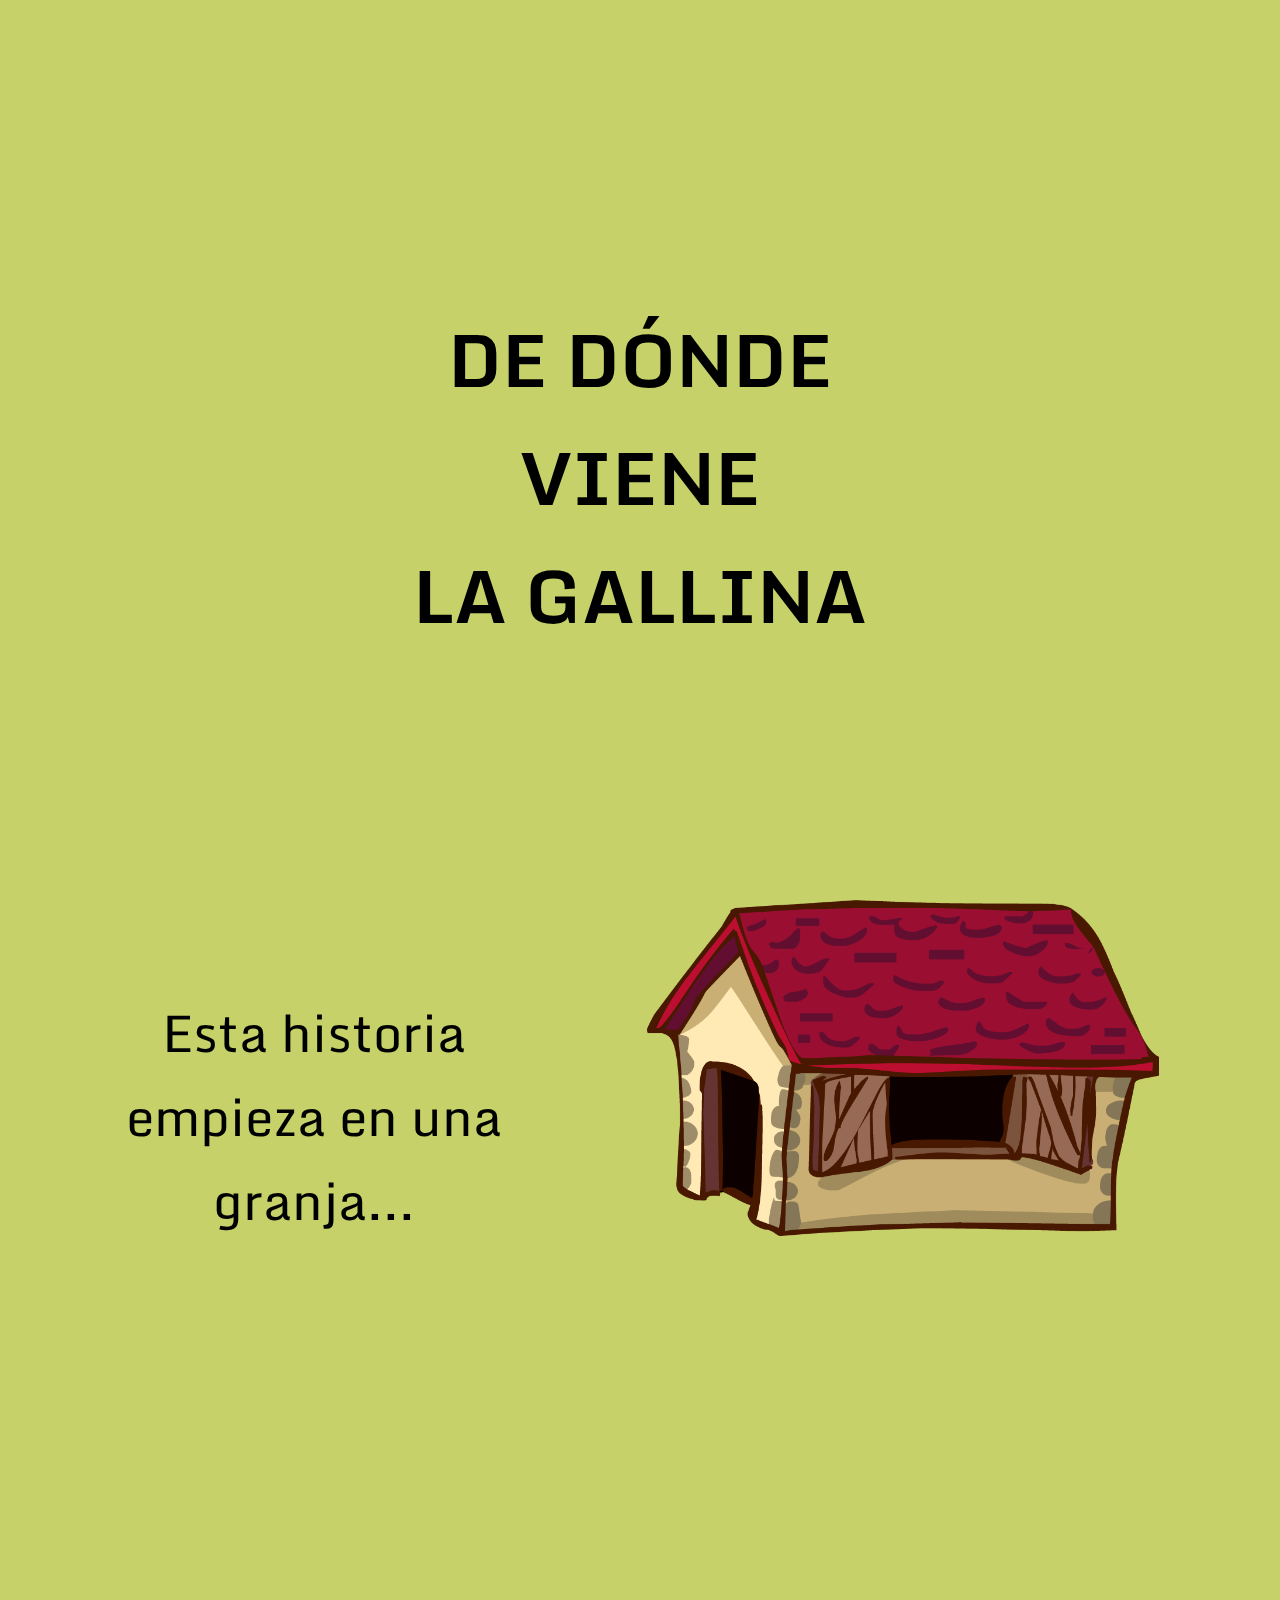
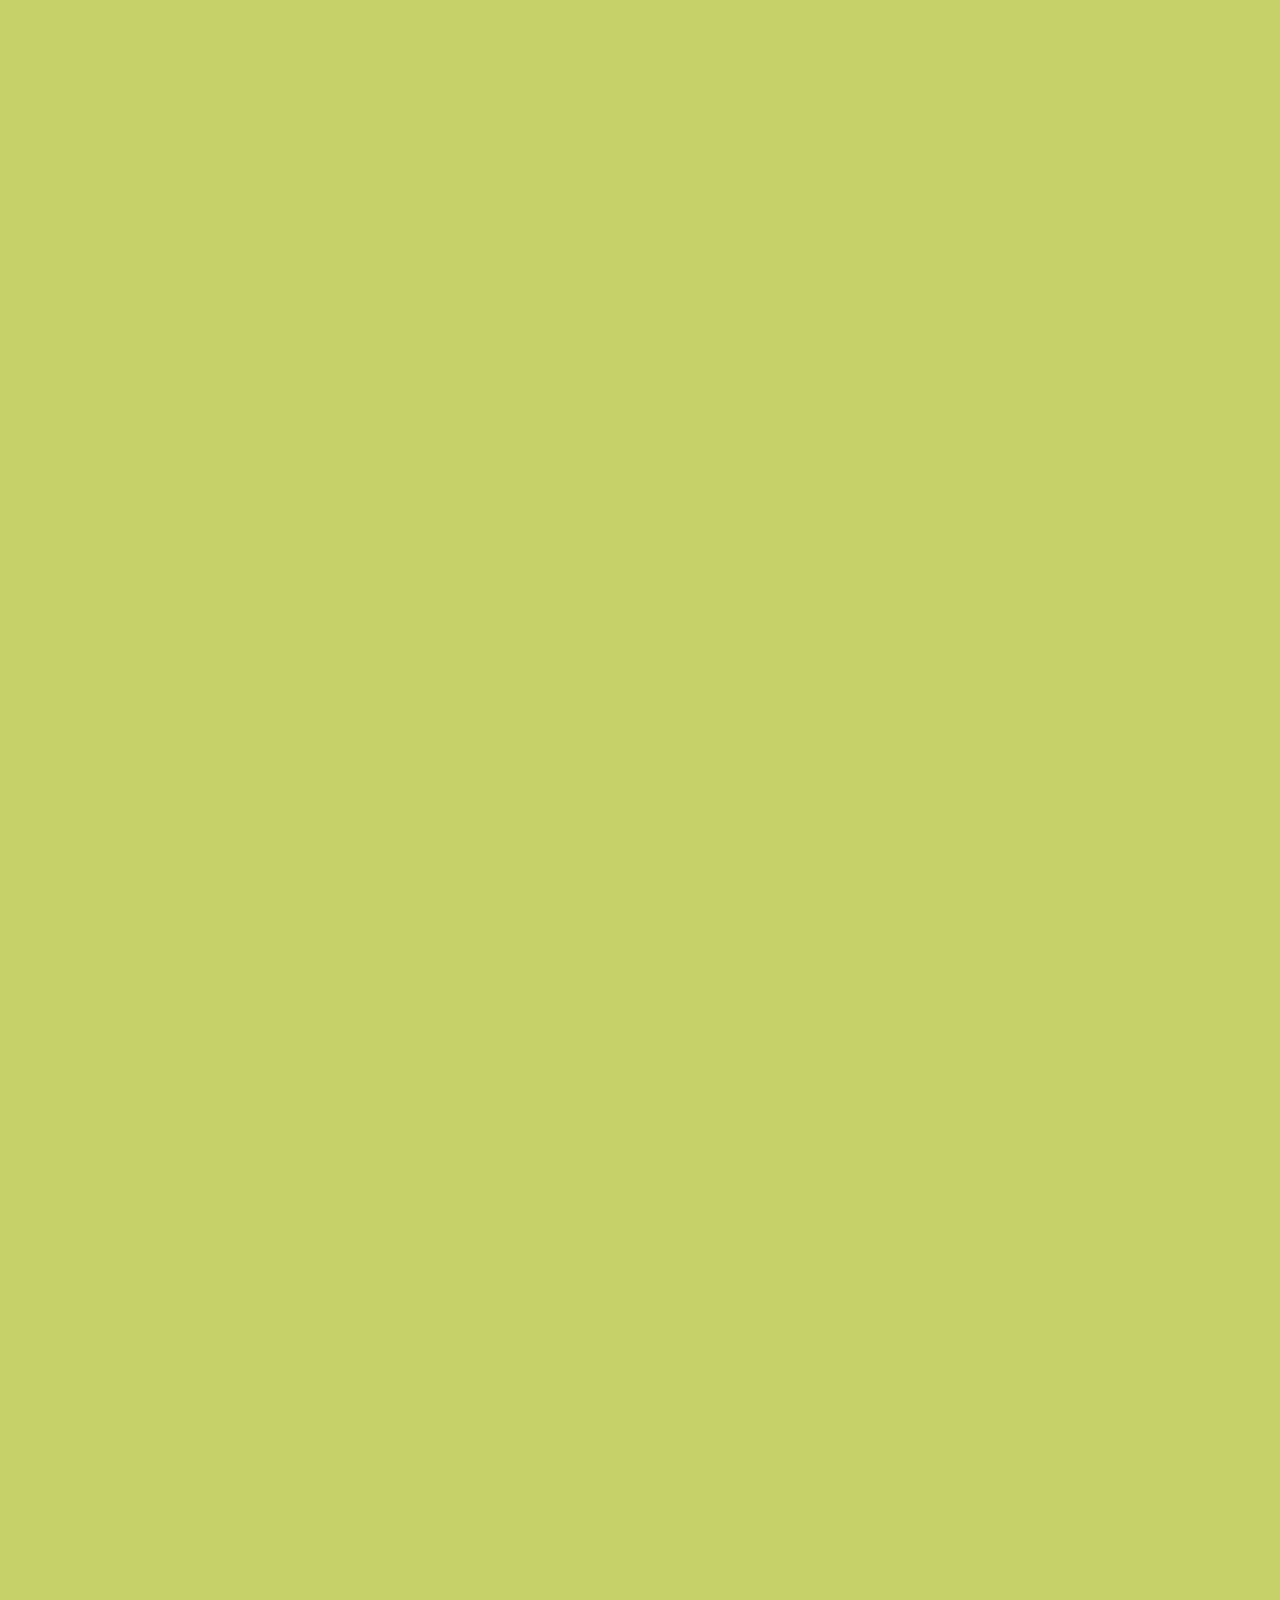
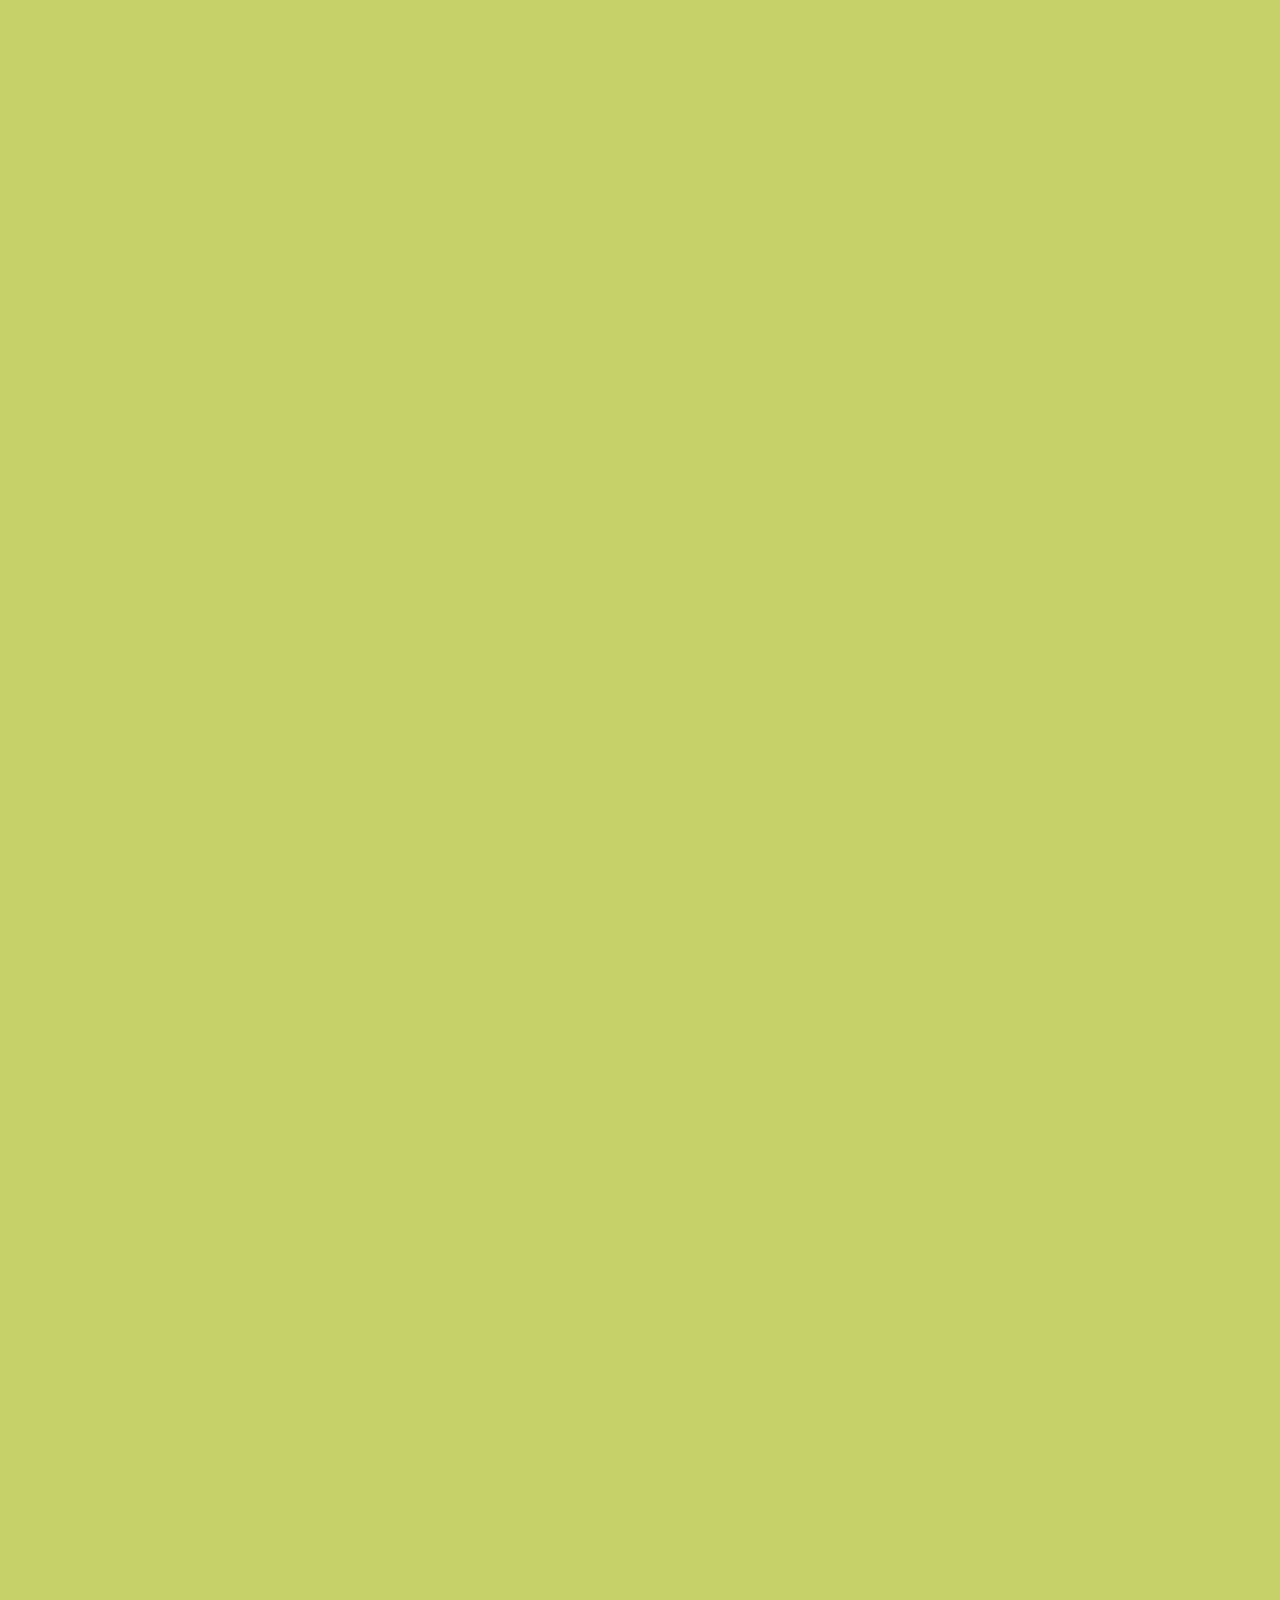
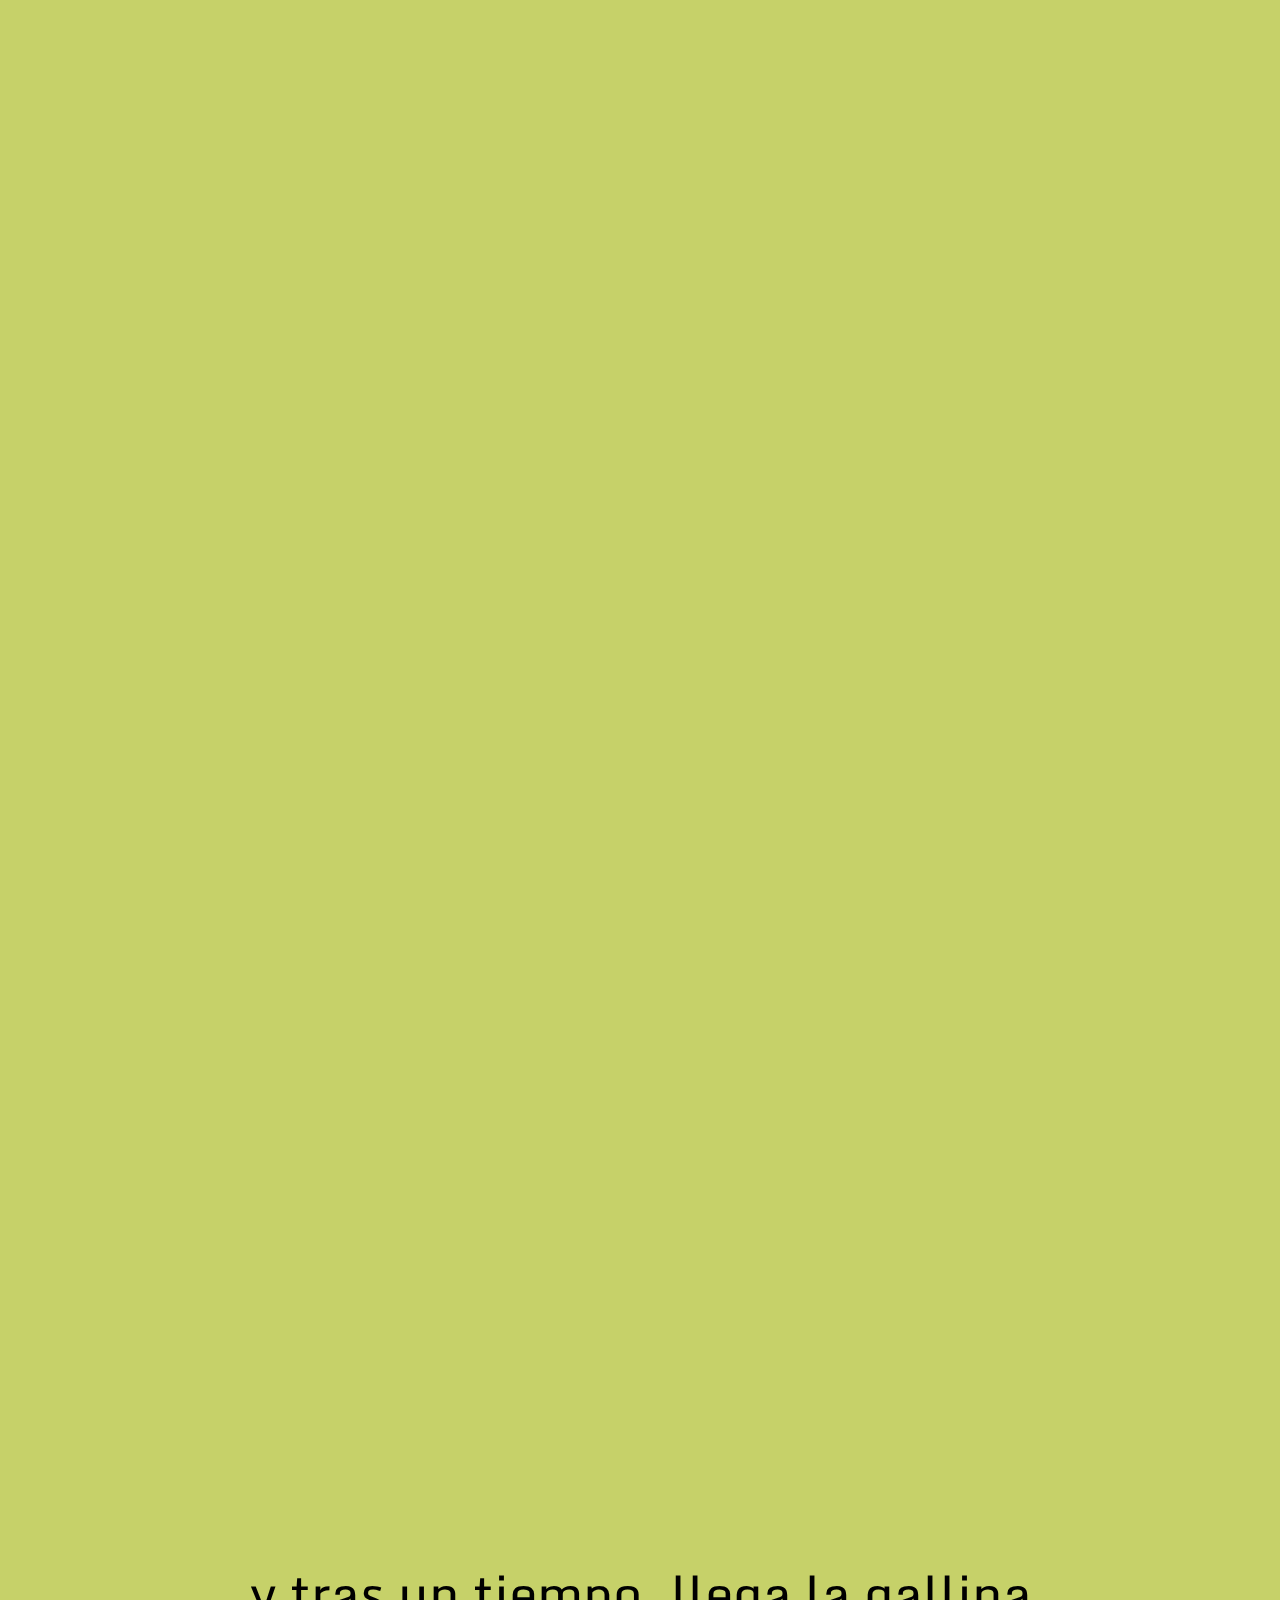
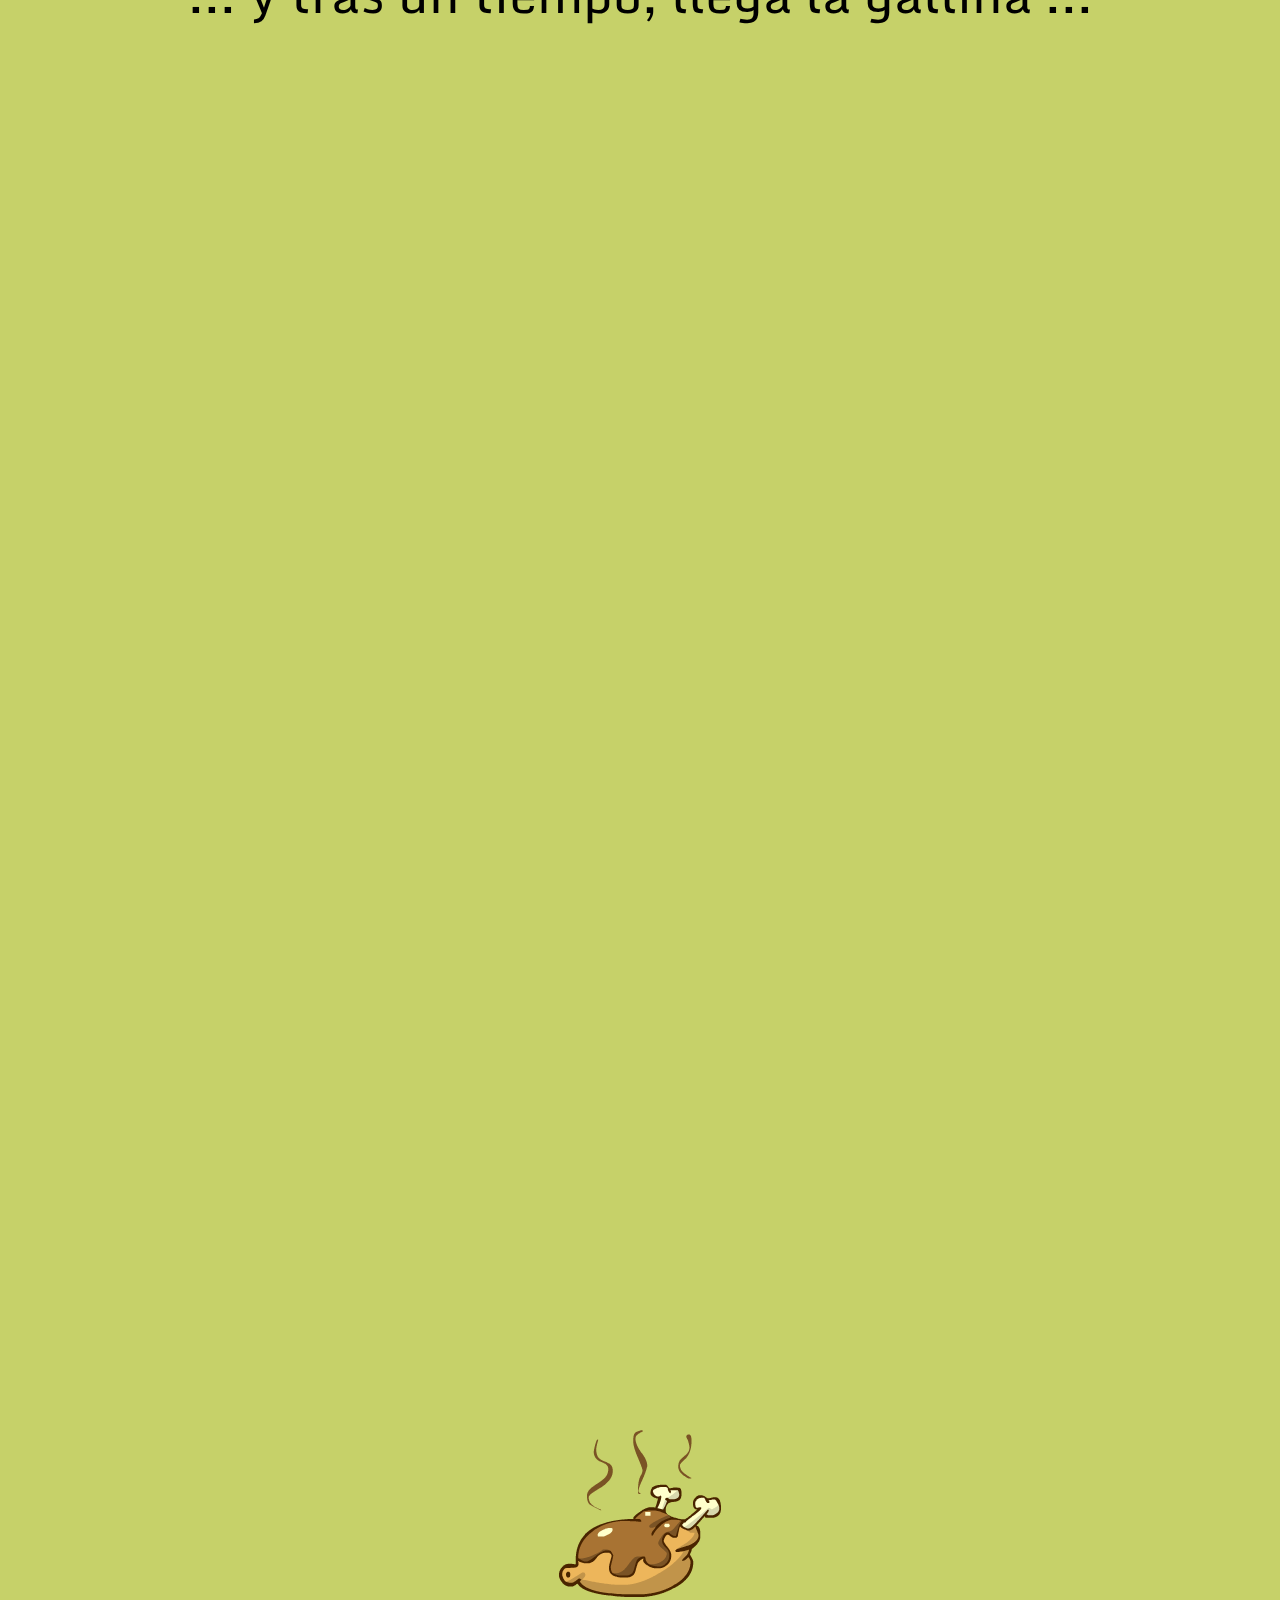
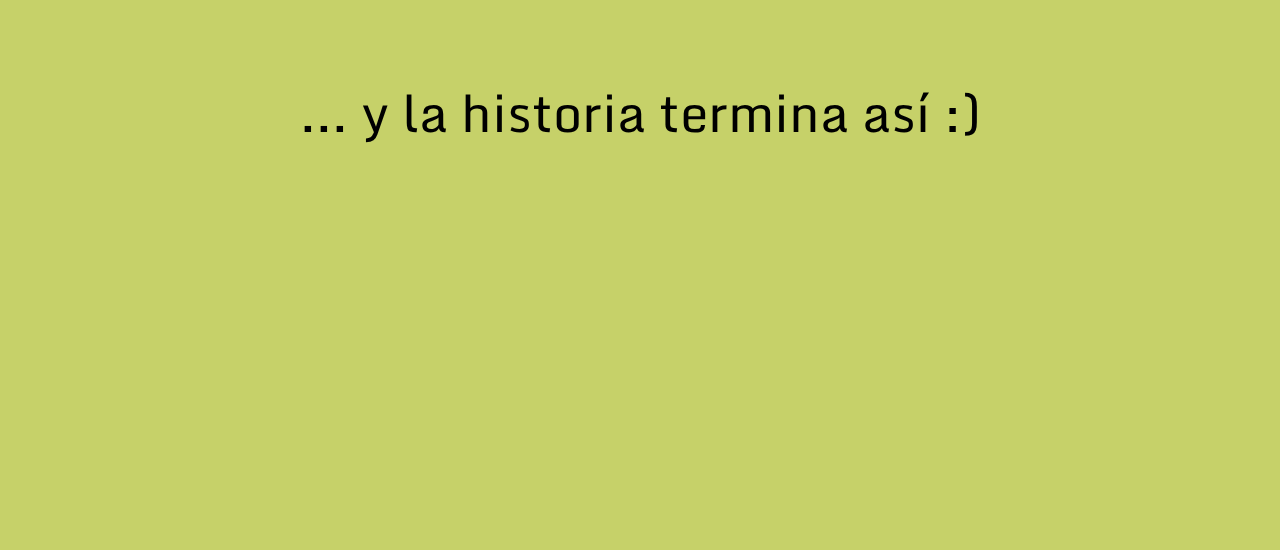
<file: Advanced-scroll-content/index.html>
<!doctype html>
<html>
<head>
    <meta charset="UTF-8">
    <meta content="width=device-width, initial-scale=1.0" name="viewport">
    
    <title>Gallinas</title>
    
    <link href='https://fonts.googleapis.com/css?family=Monda:400,700' rel='stylesheet' type='text/css'>


    <link href="css/estilos-globales.css" rel="stylesheet">
    
    <script src="js/css_browser_selector.js"></script>
    <script src="js/jquery-1.11.3.min.js"></script>
    <script src="js/scrollMagic/ScrollMagic.min.js"></script>
    <script src="js/scrollMagic/lib/greensock/TweenMax.min.js"></script>
    <script src="js/scrollMagic/plugins/animation.gsap.min.js"></script>
    <script src="js/scrollMagic/plugins/debug.addIndicators.min.js"></script>

    
    <script src="js/main.js"></script>
    
</head>



<body >
    <div id="wrapper">
        <div id="escena_0" class="escena">
            <h1 id="rotuloPpal">DE DÓNDE<br>VIENE<br>LA GALLINA</h1>
        </div>
        
        <div id="escena_1" class="escena">
            <p>Esta historia empieza en una granja...</p>
            <img id="establo" src="images/casa.png">
        </div>
        
        <div id="escena_2" class="escena">
            <img id="huevo" src="images/huevo.png"> 
        </div>
        
        <div id="escena_3" class="escena">
            <div id="huevoCombinado">
                <img id="pollo" src="images/pollo.png">
                <img id="huevoBottom" src="images/huevoBottom.png">
                <img id="huevoTop" src="images/huevoTop.png">
            </div>
        </div>
        
        <div id="escena_4" class="escena">
            <img id="polloAnimado" src="images/pollo_animado.gif">
        </div>
        
        <div id="escena_5" class="escena">
            <div id="camino">
                <img id="cartel1" class="cartel" src="images/cartel.png">
                <img id="cartel2" class="cartel" src="images/cartel.png">
                <img id="cartel3" class="cartel" src="images/cartel.png">
            </div>
        </div>
        
        <div id="escena_6" class="escena"> 
            <p>... y tras un tiempo, llega la gallina ...</p>
            <img id="gallinaAnimada" src="images/gallina_animada.gif">
        </div>
        
        <div id="escena_7" class="escena">
            <img id="gallinaFinal" src="images/polloFin.png">
            <p>... y la historia termina así :)</p>
        </div>

    </div>
    
    <div id="debug"></div>
</body>
</html>
</file>
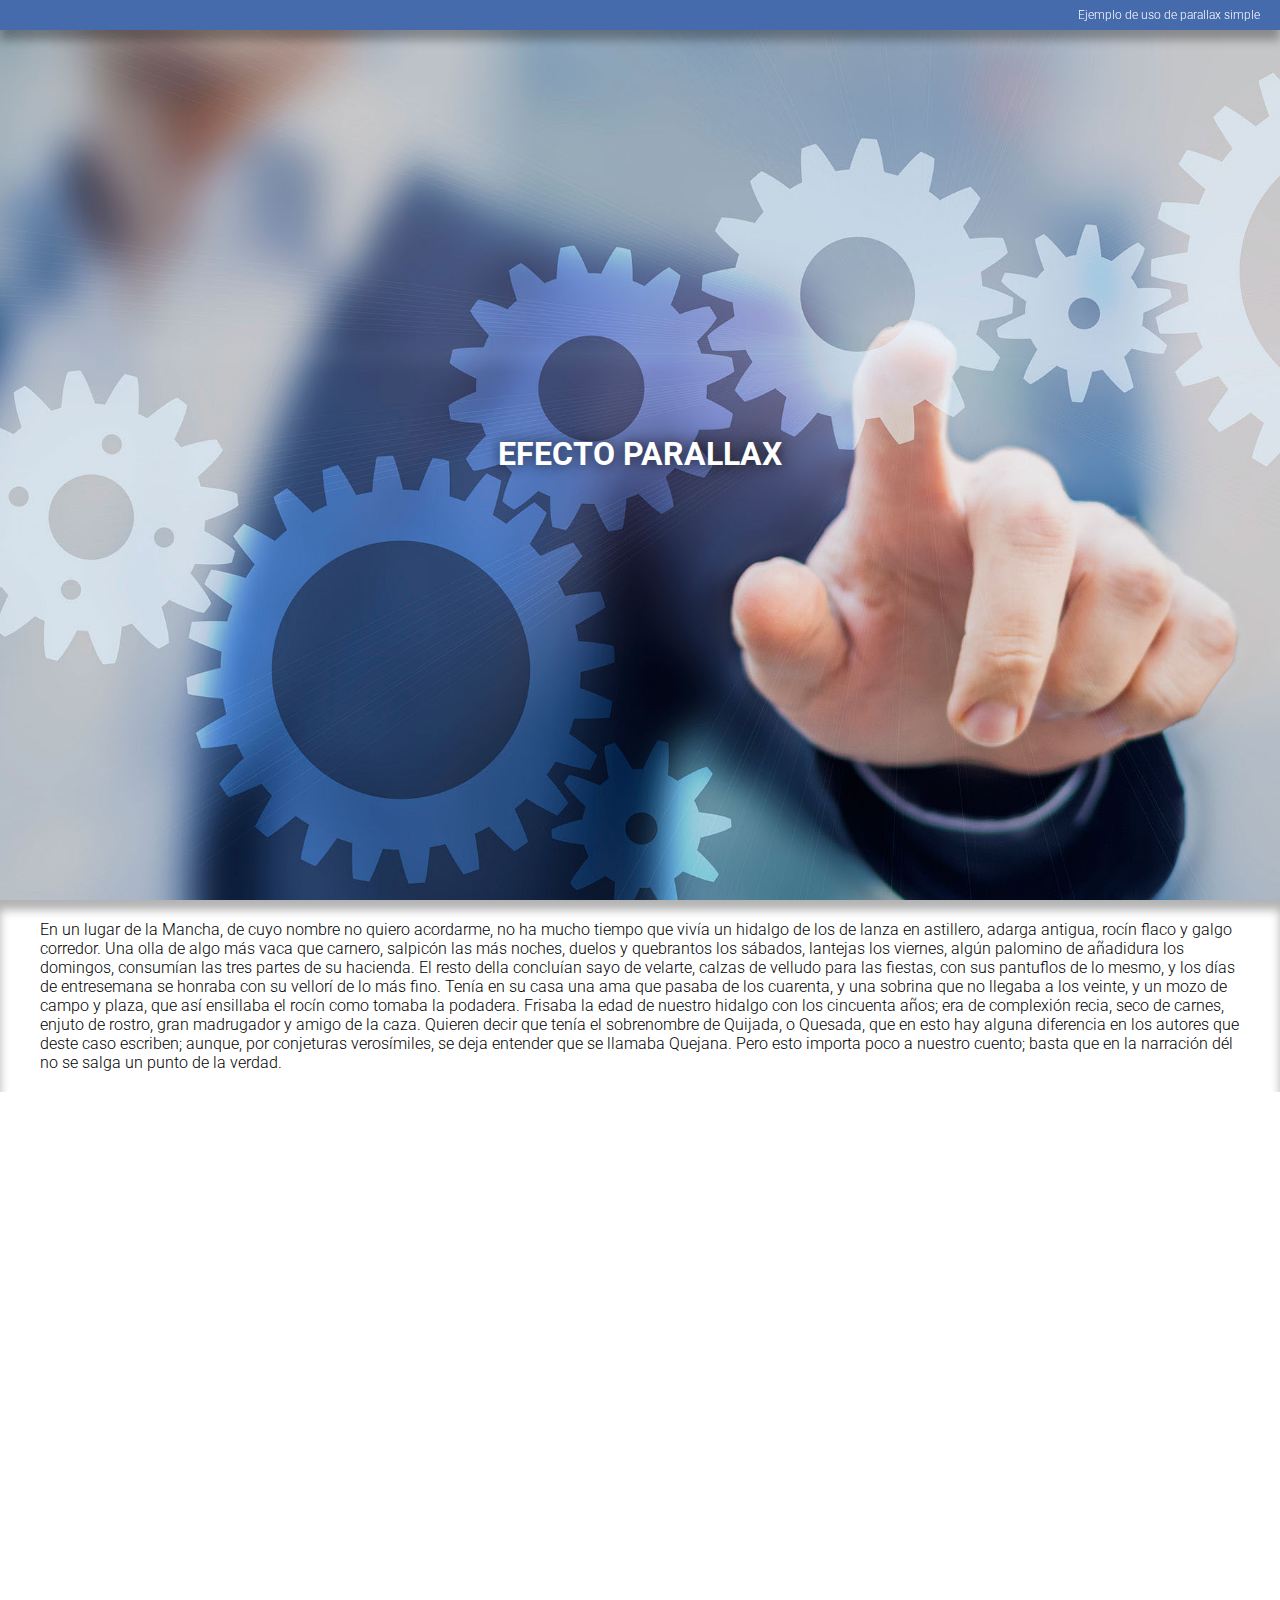
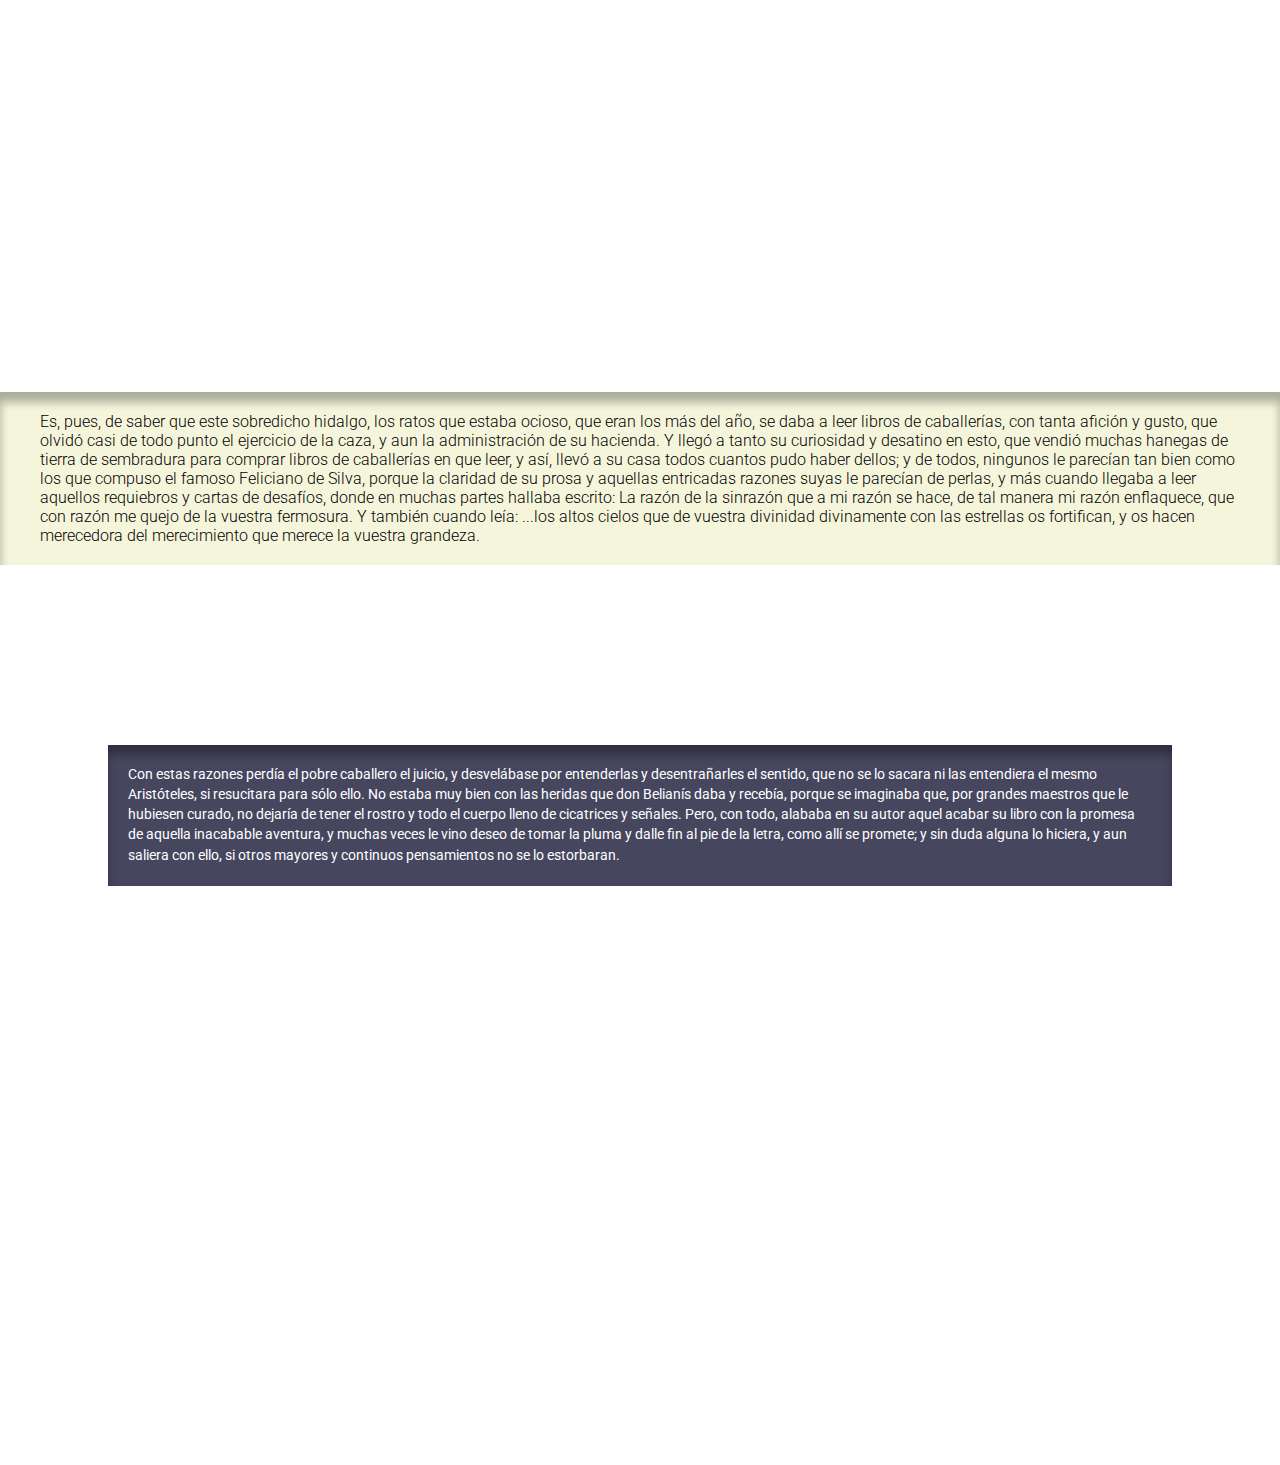
<file: Parallax-effects/index.html>
<!doctype html>
<html>
    <head>
        <meta charset="UTF-8">
        <title>Parallax simple</title>
        <meta content="width=device-width, initial-scale=1.0" name="viewport">

        <link href='https://fonts.googleapis.com/css?family=Roboto:400,300,700' rel='stylesheet' type='text/css'>
        <link href="css/estilos.css" rel="stylesheet">

        <script src="js/css_browser_selector.js"></script>
        <script src="js/jquery-1.12.0.min.js"></script>
        <script src="js/jquery.stellar.min.js"></script>
        <script src="js/main.js"></script>
    </head>



    <body>
        <header>Ejemplo de uso de parallax simple
        </header>
        <div id="wrapper" >
            <div class="content" id="content1" data-stellar-background-ratio="0.5">
                <h1>EFECTO PARALLAX</h1>
            </div>
            <div class="content" id="content2">
                <p>En un lugar de la Mancha, de cuyo nombre no quiero acordarme, no ha mucho tiempo que vivía un hidalgo de los de lanza en astillero, adarga antigua, rocín flaco y galgo corredor. Una olla de algo más vaca que carnero, salpicón las más noches, duelos y quebrantos los sábados, lantejas los viernes, algún palomino de añadidura los domingos, consumían las tres partes de su hacienda. El resto della concluían sayo de velarte, calzas de velludo para las fiestas, con sus pantuflos de lo mesmo, y los días de entresemana se honraba con su vellorí de lo más fino. Tenía en su casa una ama que pasaba de los cuarenta, y una sobrina que no llegaba a los veinte, y un mozo de campo y plaza, que así ensillaba el rocín como tomaba la podadera. Frisaba la edad de nuestro hidalgo con los cincuenta años; era de complexión recia, seco de carnes, enjuto de rostro, gran madrugador y amigo de la caza. Quieren decir que tenía el sobrenombre de Quijada, o Quesada, que en esto hay alguna diferencia en los autores que deste caso escriben; aunque, por conjeturas verosímiles, se deja entender que se llamaba Quejana. Pero esto importa poco a nuestro cuento; basta que en la narración dél no se salga un punto de la verdad. </p>
            </div>
            <div class="content" id="content3"></div>
            <div class="content" id="content4">
                <p>Es, pues, de saber que este sobredicho hidalgo, los ratos que estaba ocioso, que eran los más del año, se daba a leer libros de caballerías, con tanta afición y gusto, que olvidó casi de todo punto el ejercicio de la caza, y aun la administración de su hacienda. Y llegó a tanto su curiosidad y desatino en esto, que vendió muchas hanegas de tierra de sembradura para comprar libros de caballerías en que leer, y así, llevó a su casa todos cuantos pudo haber dellos; y de todos, ningunos le parecían tan bien como los que compuso el famoso Feliciano de Silva, porque la claridad de su prosa y aquellas entricadas razones suyas le parecían de perlas, y más cuando llegaba a leer aquellos requiebros y cartas de desafíos, donde en muchas partes hallaba escrito: La razón de la sinrazón que a mi razón se hace, de tal manera mi razón enflaquece, que con razón me quejo de la vuestra fermosura. Y también cuando leía: ...los altos cielos que de vuestra divinidad divinamente con las estrellas os fortifican, y os hacen merecedora del merecimiento que merece la vuestra grandeza. </p>
            </div>
            <div class="content" id="content5"  data-stellar-background-ratio="0.5">
                <p><span>Con estas razones perdía el pobre caballero el juicio, y desvelábase por entenderlas y desentrañarles el sentido, que no se lo sacara ni las entendiera el mesmo Aristóteles, si resucitara para sólo ello. No estaba muy bien con las heridas que don Belianís daba y recebía, porque se imaginaba que, por grandes maestros que le hubiesen curado, no dejaría de tener el rostro y todo el cuerpo lleno de cicatrices y señales. Pero, con todo, alababa en su autor aquel acabar su libro con la promesa de aquella inacabable aventura, y muchas veces le vino deseo de tomar la pluma y dalle fin al pie de la letra, como allí se promete; y sin duda alguna lo hiciera, y aun saliera con ello, si otros mayores y continuos pensamientos no se lo estorbaran.
                </span></p>
            </div>
        </div>
    </body>
</html>
</file>
<file: Advanced-scroll-content/css/estilos-globales.css>
/* 
font-family: 'Monda', sans-serif;
*/

/* ESTRUCTURA GLOBAL */
html, body{
    height: 100%;
}
body{
    margin: 0;
    font-family: 'Monda', sans-serif;
    font-size: 4vw;
    text-align: center;
    overflow-x: hidden;
    background-color: #C6D169;
}
html.vr body{
    font-size: 4vh;
}
#wrapper{
    position: relative;
}

#debug{
    position: fixed;
    top: 0;
    left: 0;
    background-color: #ffffff;
    font-size: 20px;
    text-align: center;
    width: 200px;
}


/* ESTRUCTURA DE ESCENAS */
.escena{
    position: absolute;
    width: 100%;
    height: 100vh;
   /* border-top: 1px solid #000;*/
}

#escena_0{
    top:0;
}
#escena_1{
    top:100vh;
    z-index: 10;
}
#escena_2{
    top:200vh;
    z-index: 5;
}
#escena_3{
   top:300vh; 
    z-index: 6;
}
#escena_4{
    top:500vh;
    z-index: 2;
}
#escena_5{
    top:600vh;
    z-index: 4;
}
#escena_6{
    top:700vh;
    z-index: 11;
}
#escena_7{
    top:850vh;
    z-index: 12;
}



/* escena 0 */
#escena_0 h1{
    position: absolute;
    top: 0;bottom:0;left:0;right: 0;
    margin: auto;
    height: 300px;
    font-size: 8vh;
}



/* escena 1 */
#escena_1 p{
    display: inline-block;
    width: 30%;
    vertical-align: top;
    margin-right: 10%;
    margin-top: 10vh;
}
#establo{
    width: 40%;
    display: inline-block;
}



/* escena 2 */

#huevo{
    position: absolute;
    top:-80px;
    right: 0;
    opacity: 0;
}



/* escena 3 */
#huevoCombinado{
    
}
#pollo{
    position: absolute;
    top:-75px;
    right: 20px;
    opacity: 0;
    
}
#huevoBottom{
    position: absolute;
    top:-80px;
    right: 0;
    opacity: 0;
}
#huevoTop{
    position: absolute;
    top:-80px;
    right: 0;
    opacity: 0;
}



/* escena 4 */
#polloAnimado{
    width: 45vw;
    max-width: 120px;
}




/* escena 5 */
#camino{
    width: 200%;
}
.cartel{
    max-width: 240px;
    height: 160px;
    width: 20%;
    margin-right: 15%;
    margin-top: 10vh;
}
html.vr .cartel{
   width: 25vh; 
    margin-right: 5%;
}
#cartel1{
    display: inline-block;
}
#cartel2{
    display: inline-block;
}
#cartel3{
    display: inline-block;
}



/* escena 6 */
#escena_6 p{
    color: #000000;
}
#gallinaAnimada{
    position: absolute;
    top: 45px;
}



/* escena 7 */
#gallinaFinal{
    margin-top: 20vh;
}
</file>
<file: Parallax-effects/css/estilos.css>
html, body{
    margin: 0;
    font-size: 1em;
    color: #000;
    font-family: 'Roboto', sans-serif;
}
p{
    margin: 0;
}
header{
    position: fixed;
    background-color: #456bac;
    color: #fff;
    z-index: 10;
    left: 0;right: 0;top: 0;
    height: 30px;
    line-height: 30px;
    text-align: right;
    padding-right: 20px;
    font-weight: 300;
    font-size: 0.75em;
    box-shadow: 0px 10px 10px rgba(0,0,0,0.3);
}


/* PARALLAX */
.content{
    position: relative;
    background-attachment: fixed;
}

#content1{
    background-image: url(../images/ThinkstockPhotos-479260062.jpg);
    background-size: cover;
    background-repeat: no-repeat;
    height: 100vh;
}
#content1 h1{
    position: absolute;
    text-align: center;
    left: 0;right: 0;top: 0;bottom: 0;
    margin: auto;
    display: block;
    height: 30px;
}
#content2{
    
}
#content3{
    background-image: url(../images/ThinkstockPhotos-465455404.jpg);
    background-size: cover;
    background-repeat: no-repeat;
    height: 100vh;
}
#content4{
    
}
#content5{
    background-image: url(../images/ThinkstockPhotos-482630918.jpg);
    background-size: cover;
    background-repeat: no-repeat;
    height: 100vh;
}
html.mobile #content5{
    height: 100vh;
    padding-top: 20px;
}
#content5 p{
    padding-top: 20vh;
}
html.mobile #content5 p{
    padding-top: 10vh;
}
    


/* DISEÑO */
#content1 h1{
    color: #ffffff;
    text-shadow: 0px 0px 14px rgba(0,0,0, 0.75);
}

#content2 {
    box-shadow: inset 0px 10px 10px rgba(0,0,0, 0.3);
}
html.mobile #content2 {
    box-shadow: none;
}
#content2 p{
    padding: 20px 40px;
    font-size: 0.8;
    font-weight: 300;
}
#content4 {
    box-shadow: inset 0px 10px 10px rgba(0,0,0, 0.3);
    background-color: beige;
}
html.mobile #content4 {
    box-shadow: none;
    background-color: transparent;
}
#content4 p{
    padding: 20px 40px;
    font-size: 0.8;
    font-weight: 300;
}
#content5 p span{
    width: 80%;
    margin: 0 auto;
    display: block;
    background-color: rgba(8, 8, 42, 0.75);
    color: #ffffff;
    padding: 20px 20px;
    font-size: 0.9em;
    line-height: 1.4em;
    box-shadow: inset 0px 10px 10px rgba(0,0,0, 0.3);
}
</file>
